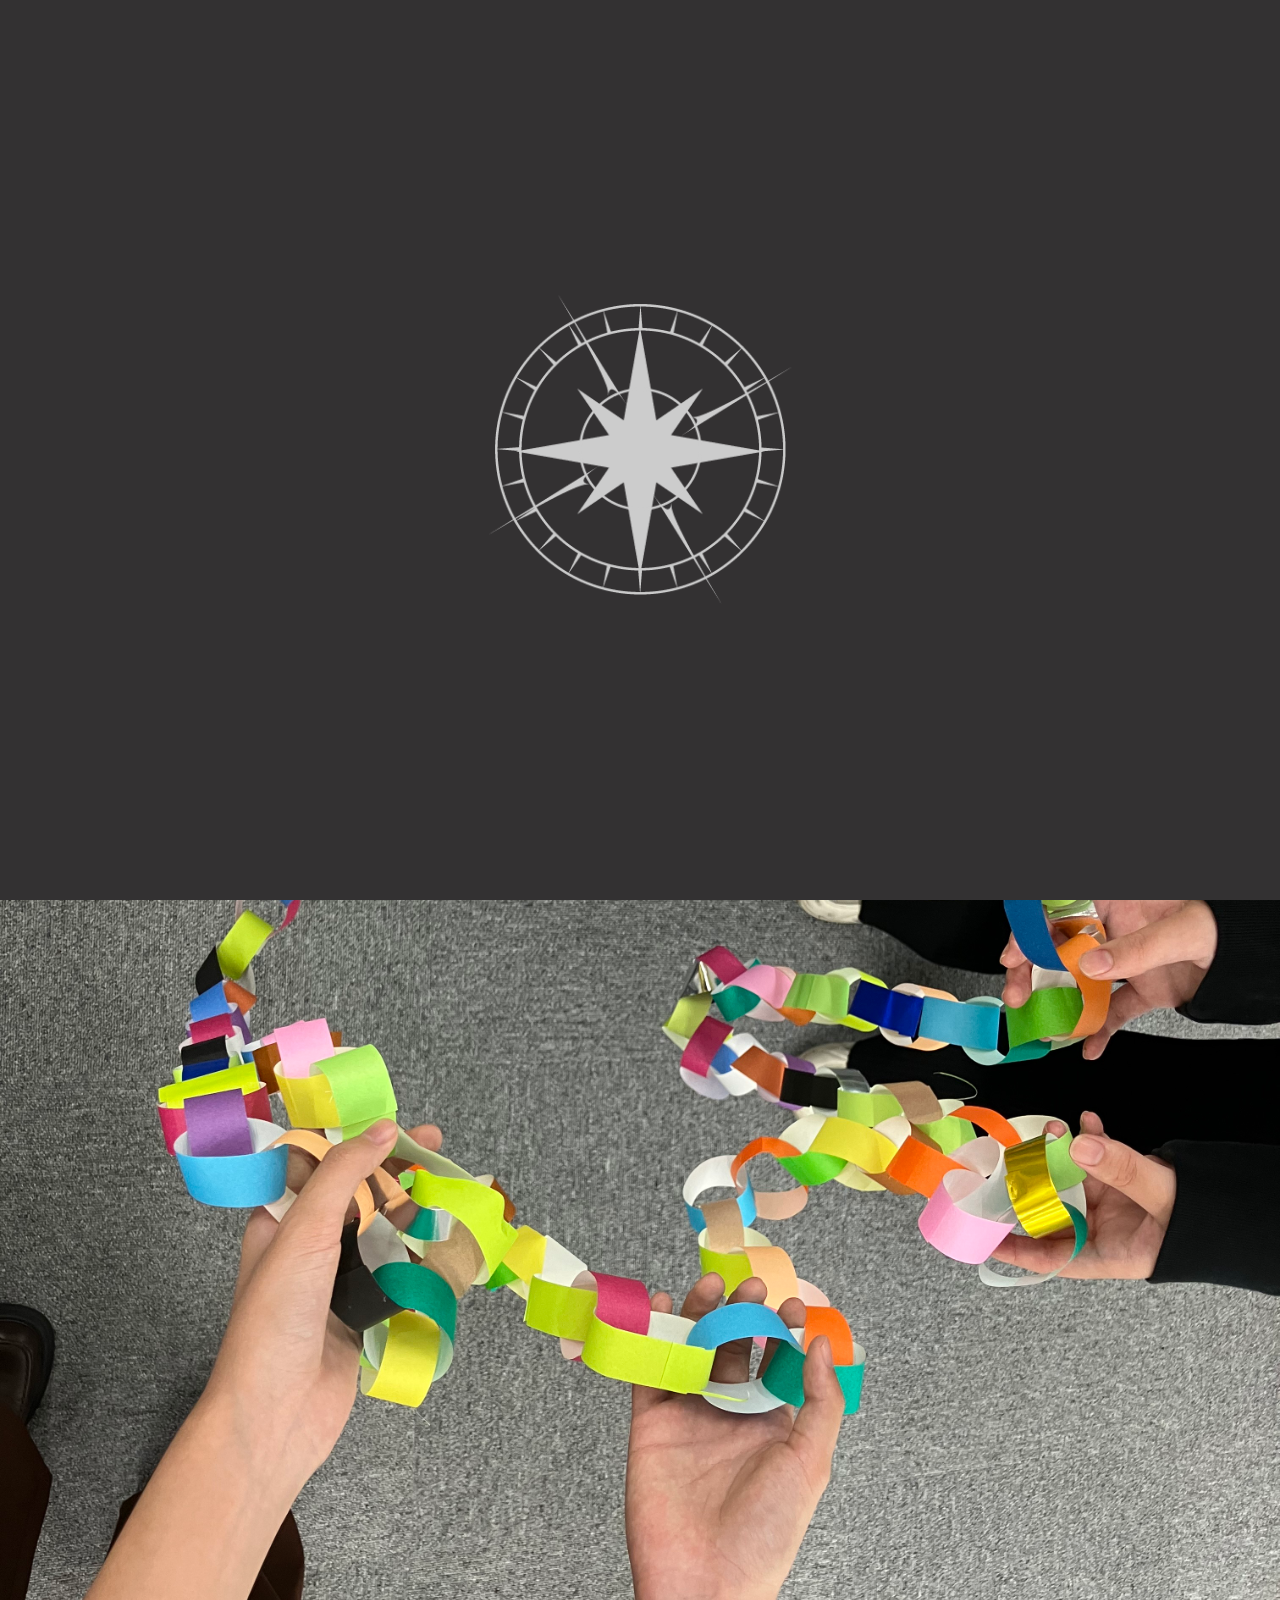
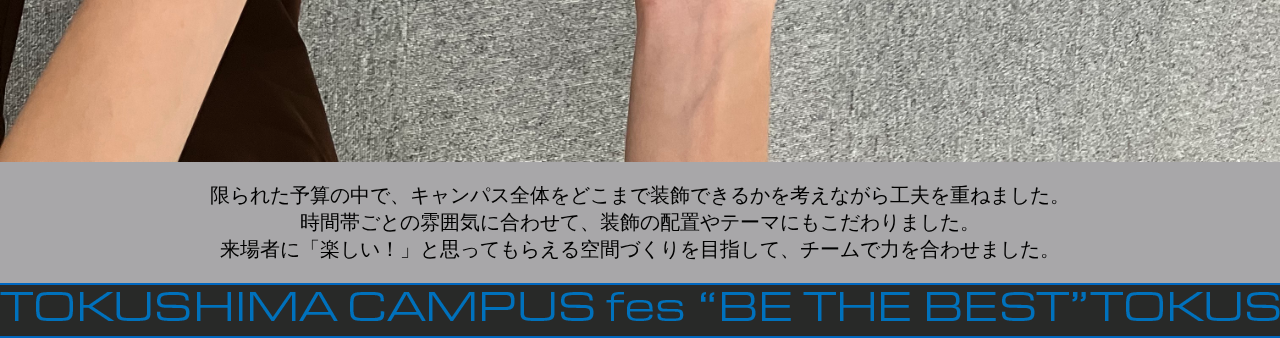
<file: Booth_decoration.html>
<!DOCTYPE html>
<html lang="ja">

<head>
    <meta charset="UTF-8">
    <meta name="viewport" content="width=device-width, initial-scale=1.0">
    <link rel="stylesheet" href="style/style.css" type="text/css">
    <link rel="stylesheet" href="splide/dist/css/splide.min.css">
    <title>N高G徳島キャンパスフェスティバル公式サイト</title>
</head>

<body>
    <div class="loading">
        <div class="loading-img">
            <div class="loading-art">
                <img src="img/clock.png">
            </div>
            <div class="loading-art2">
                <img src="img/star.png">
            </div>
        </div>
    </div>
    <div class="background">
        <div class="background-img">
            <div class="back-art">
                <img src="img/star.png">
            </div>
            <div class="back-art2">
                <img src="img/clock.png">
            </div>
        </div>
    </div>

    <section class="prV">
        <div class="tab">
            <ul>
                <li>
                    <img src="img/endless-bar.png">
                </li>
                <li>
                    <img src="img/endless-bar.png">
                </li>
            </ul>
            <ul>
                <li>
                    <img src="img/endless-bar.png">
                </li>
                <li>
                    <img src="img/endless-bar.png">
                </li>
            </ul>
        </div>
        <section class="TOP">
            <div class="main-visual">
                <img src="img/IMG_0301.jpeg">
            </div>
        </section>
        <p>限られた予算の中で、キャンパス全体をどこまで装飾できるかを考えながら工夫を重ねました。<br>時間帯ごとの雰囲気に合わせて、装飾の配置やテーマにもこだわりました。<br>来場者に「楽しい！」と思ってもらえる空間づくりを目指して、チームで力を合わせました。</p>
        <div class="tab2">
            <ul>
                <li>
                    <img src="img/endless-bar.png">
                </li>
                <li>
                    <img src="img/endless-bar.png">
                </li>
            </ul>
            <ul>
                <li>
                    <img src="img/endless-bar.png">
                </li>
                <li>
                    <img src="img/endless-bar.png">
                </li>
            </ul>
        </div>
    </section>

    <script src="js/script.js"></script>
    <script src="splide/dist/js/splide.min.js"></script>
</body>

</html>
</file>
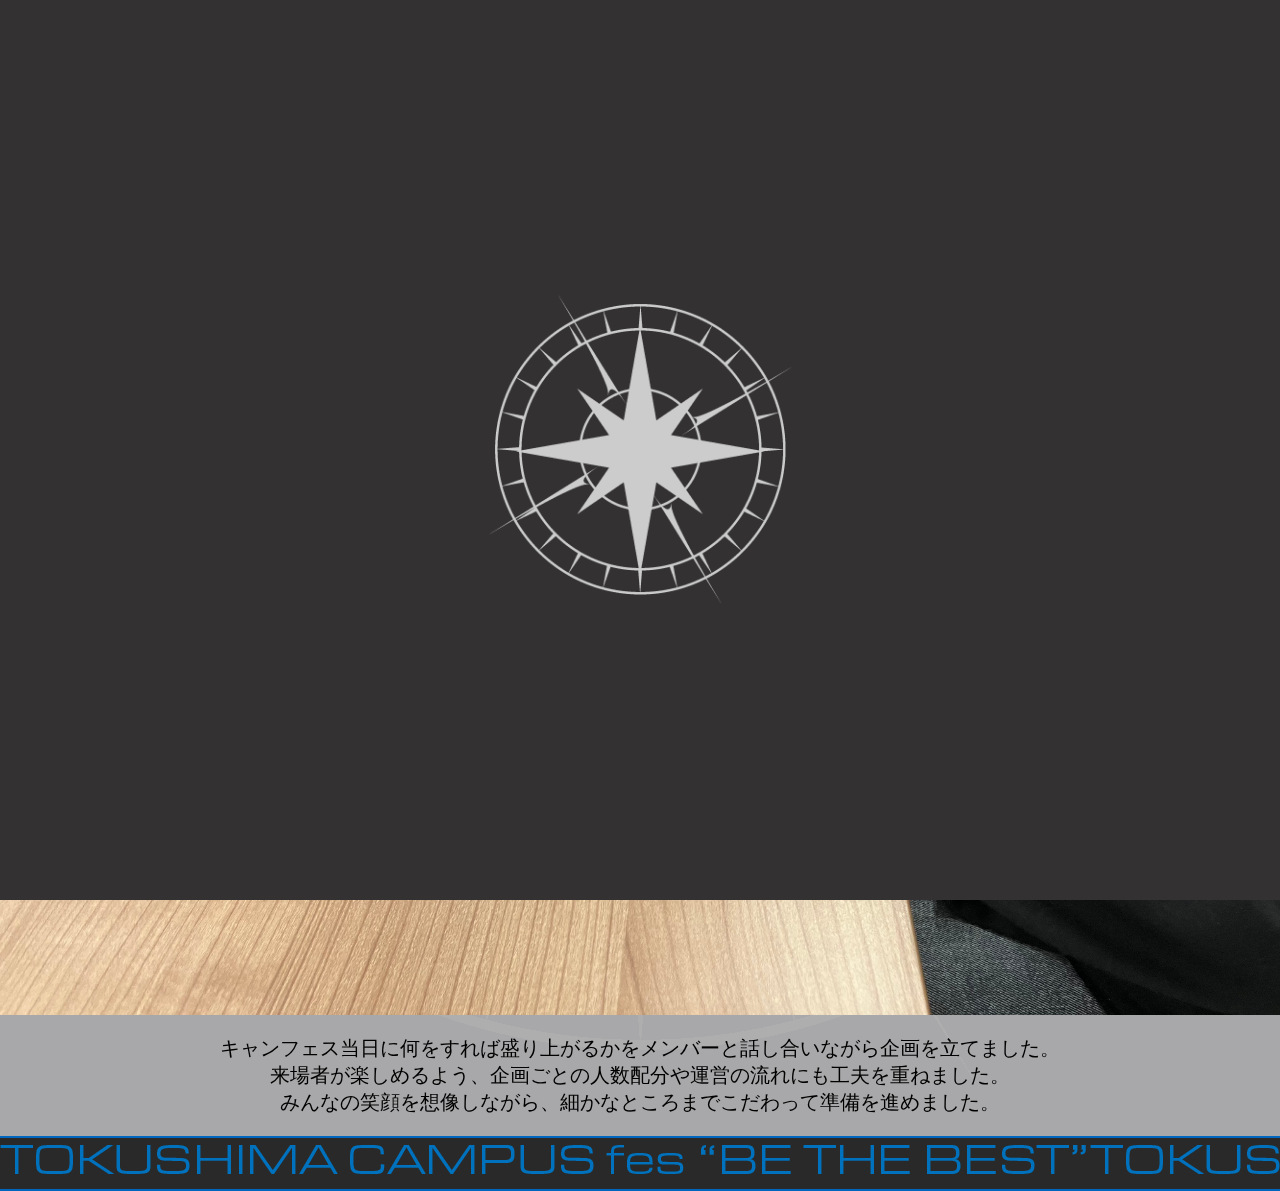
<file: Booth_eating.html>
<!DOCTYPE html>
<html lang="ja">

<head>
    <meta charset="UTF-8">
    <meta name="viewport" content="width=device-width, initial-scale=1.0">
    <link rel="stylesheet" href="style/style.css" type="text/css">
    <link rel="stylesheet" href="splide/dist/css/splide.min.css">
    <title>N高G徳島キャンパスフェスティバル公式サイト</title>
</head>

<body>
    <div class="loading">
        <div class="loading-img">
            <div class="loading-art">
                <img src="img/clock.png">
            </div>
            <div class="loading-art2">
                <img src="img/star.png">
            </div>
        </div>
    </div>
    <div class="background">
        <div class="background-img">
            <div class="back-art">
                <img src="img/star.png">
            </div>
            <div class="back-art2">
                <img src="img/clock.png">
            </div>
        </div>
    </div>


    <section class="prV">
        <div class="tab">
            <ul>
                <li>
                    <img src="img/endless-bar.png">
                </li>
                <li>
                    <img src="img/endless-bar.png">
                </li>
            </ul>
            <ul>
                <li>
                    <img src="img/endless-bar.png">
                </li>
                <li>
                    <img src="img/endless-bar.png">
                </li>
            </ul>
        </div>
        <section class="TOP">
            <div class="main-visual">
                <img src="img/IMG_0298.jpeg">
            </div>
        </section>
        <p>キャンフェス当日に何をすれば盛り上がるかをメンバーと話し合いながら企画を立てました。<br>来場者が楽しめるよう、企画ごとの人数配分や運営の流れにも工夫を重ねました。 <br>みんなの笑顔を想像しながら、細かなところまでこだわって準備を進めました。</p>
        <div class="tab2">
            <ul>
                <li>
                    <img src="img/endless-bar.png">
                </li>
                <li>
                    <img src="img/endless-bar.png">
                </li>
            </ul>
            <ul>
                <li>
                    <img src="img/endless-bar.png">
                </li>
                <li>
                    <img src="img/endless-bar.png">
                </li>
            </ul>
        </div>
    </section>

    <script src="js/script.js"></script>
    <script src="splide/dist/js/splide.min.js"></script>
</body>

</html>
</file>
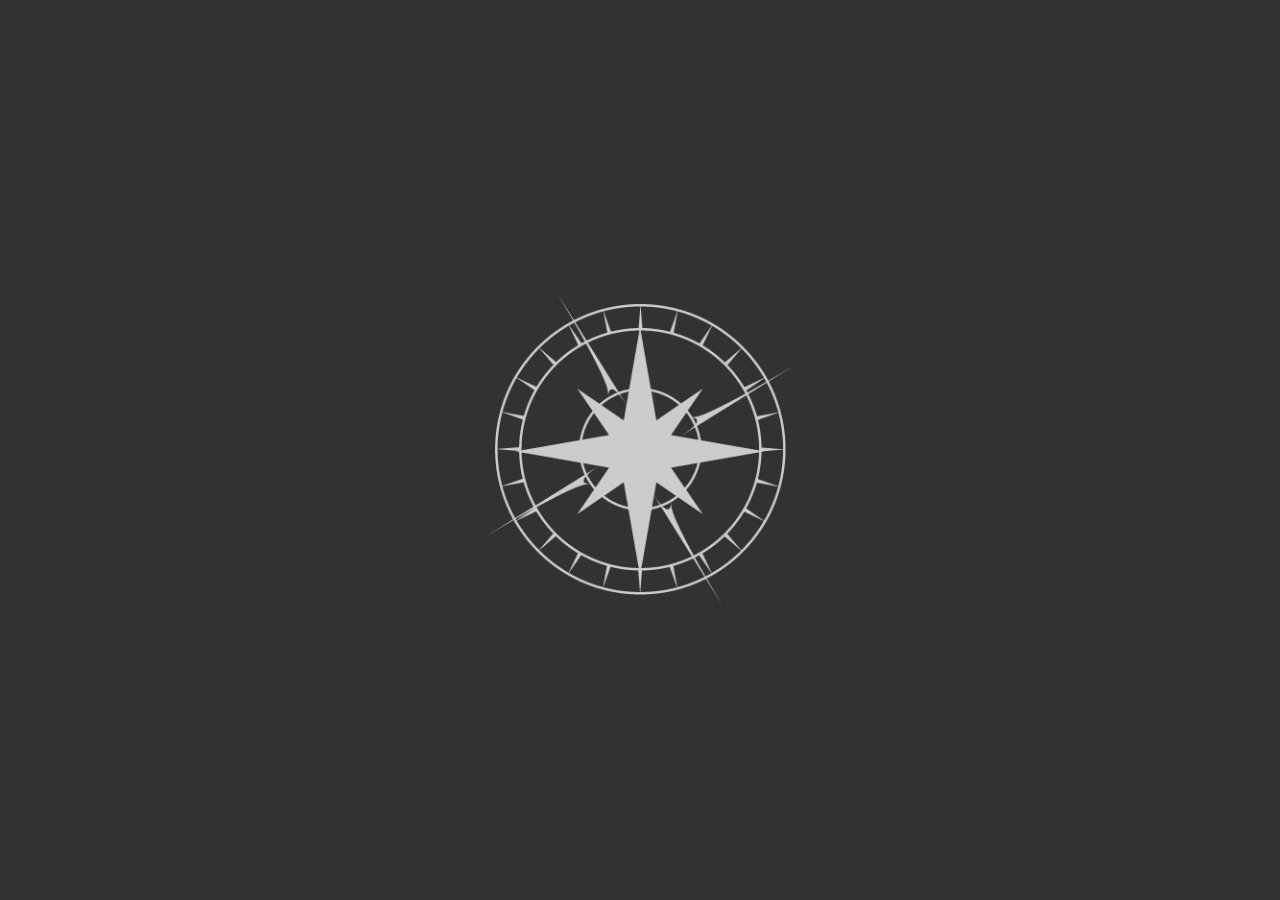
<file: Booth_website.html>
<!DOCTYPE html>
<html lang="ja">

<head>
    <meta charset="UTF-8">
    <meta name="viewport" content="width=device-width, initial-scale=1.0">
    <link rel="stylesheet" href="style/style.css" type="text/css">
    <link rel="stylesheet" href="splide/dist/css/splide.min.css">
    <title>N高G徳島キャンパスフェスティバル公式サイト</title>
</head>

<body>
    <div class="loading">
        <div class="loading-img">
            <div class="loading-art">
                <img src="img/clock.png">
            </div>
            <div class="loading-art2">
                <img src="img/star.png">
            </div>
        </div>
    </div>
    <div class="background">
        <div class="background-img">
            <div class="back-art">
                <img src="img/star.png">
            </div>
            <div class="back-art2">
                <img src="img/clock.png">
            </div>
        </div>
    </div>


    <section class="prV">
        <div class="tab">
            <ul>
                <li>
                    <img src="img/endless-bar.png">
                </li>
                <li>
                    <img src="img/endless-bar.png">
                </li>
            </ul>
            <ul>
                <li>
                    <img src="img/endless-bar.png">
                </li>
                <li>
                    <img src="img/endless-bar.png">
                </li>
            </ul>
        </div>
        <p>限られた予算の中で、キャンパス全体をどこまで装飾できるかを考えながら工夫を重ねました。<br>時間帯ごとの雰囲気に合わせて、装飾の配置やテーマにもこだわりました。<br>来場者に「楽しい！」と思ってもらえる空間づくりを目指して、チームで力を合わせました。</p>
        <div class="tab2">
            <ul>
                <li>
                    <img src="img/endless-bar.png">
                </li>
                <li>
                    <img src="img/endless-bar.png">
                </li>
            </ul>
            <ul>
                <li>
                    <img src="img/endless-bar.png">
                </li>
                <li>
                    <img src="img/endless-bar.png">
                </li>
            </ul>
        </div>
    </section>
    <script src="js/script.js"></script>
    <script src="splide/dist/js/splide.min.js"></script>
</body>

</html>
</file>
<file: style/style.css>
body{
    margin: 0;
    padding: 0;
    background-color: #333132;
    overflow-x: hidden;
}

.loading{
    position: fixed;
    z-index: 100;
    background-color: #333132;
    width: 100svw;
    height: 100svh;
    display: flex;
    justify-content: center;
    align-items: center;
}

.loading.loaded {
    animation: fadeout 2s;
    animation-fill-mode: both;
}

@keyframes fadeout{
    0%{opacity: 1;}
    100%{opacity: 0;
        visibility: hidden;
    }
}

.loading-img{
    position: relative;
    
}

.loading-art{
    position: absolute;
}

.loading-art img{
    margin: auto;
    display: block;
    width: 30%;
    animation: rotate 30s linear infinite;
}

.loading-art2 img{
    margin: auto;
    display: block;
    width: 30%;
    animation: rotate2 30s linear infinite;
}

.background{
    position: fixed;
    z-index: -10;
    width: 100svw;
    height: 100svh;
    display: flex;
    justify-content: center;
    align-items: center;
}

.background-img{
    position: relative;
}

.back-art{
    position: absolute;
}

.back-art,.back-art2{
    color: #333132;
    opacity: 0.1;
}

.back-art img{
    animation: rotate 80s linear infinite;
}

.back-art2 img{
    animation: rotate2 80s linear infinite;
}

@keyframes rotate{
    0%{transform: rotate(0deg);}
    100%{transform: rotate(360deg);}
}

@keyframes rotate2{
    0%{transform: rotate(360deg);}
    100%{transform: rotate(0deg);}
}

header{
    width: 100svw;
    height: 100svh;
    position: fixed;
    z-index: 50;
}

.header-left img,.header-right img{
    height: 100svh;
}

.header-left img{
    float: left;
}

.header-right img{
    float: right;
}


.TOP{
    position: relative;
}

.main-visual{
    width: 100svw;
    display: flex;
    justify-content: center;
}

.main-visual img{
    width: 100svw;
}

.prV{
    background-color: rgba(246,247,248,0.6);
}


.tab {
    display: flex;
    width: 100vw;
    overflow: hidden;
    background-color: #282928;
    border-top:2px solid  #0067C0;
    border-bottom: 2px solid #0067C0 ;
}

.tab ul {
    width: auto;
    height: 100%;
    margin: 0;
    padding: 0;
}

@keyframes loop {
    0% {
    transform: translateX(100%);
    }
    to {
    transform: translateX(-100%);
    }
}

@keyframes loop2 {
    0% {
    transform: translateX(0);
    }
    to {
    transform: translateX(-200%);
    }
}

.tab ul:first-child {
    animation: loop 100s -50s linear infinite;
}

.tab ul:last-child {
    animation: loop2 100s linear infinite;
}

.tab ul{
    display: flex;
}

.tab ul li{
    list-style: none;
}


/*下タブ*/

.tab2 {
    display: flex;
    width: 100vw;
    overflow: hidden;
    background-color: #282928;
    border-top:2px solid  #0067C0;
    border-bottom: 2px solid #0067C0 ;
}

.tab2 ul {
    width: auto;
    height: 100%;
    margin: 0;
    padding: 0;
}

@keyframes loop-back {
    0% {
    transform: translateX(-100%);
    }
    to {
    transform: translateX(100%);
    }
}

@keyframes loop-back2 {
    0% {
    transform: translateX(-200%);
    }
    to {
    transform: translateX(0);
    }
}

.tab2 ul:first-child {
    animation: loop-back 100s -50s linear infinite;
}

.tab2 ul:last-child {
    animation: loop-back2 100s linear infinite;
}

.tab2 ul{
    display: flex;
}

.tab2 ul li{
    list-style: none;
}
/*以上*/

.prV .Video{
    display: flex;
    justify-content: center;
    align-items: center;
}

.prV p{
    text-align: center;
    font-size: 125%;
    font-family: "游明朝", YuMincho, "Hiragino Mincho ProN W3", "ヒラギノ明朝 ProN W3", "Hiragino Mincho ProN", "HG明朝E", "MS Ｐ明朝", "MS 明朝", serif;
}

.NEWS{
    margin-top: 25%;
    background-color: rgba(246,247,248,0.6);
}

.NEWS-title img{
    width: 50%;
}

.NEWS-title{
    display: flex;
    justify-content: center;
}

.NEWS-list img{
    width: 75svw;
}

.list1,.list2{
    display: flex;
    justify-content: center;
    position: relative;
}



.NEWS-character{
    position: absolute;
    color: #282928;
    top: 50%;
    left:50%;
    transform: translateY(-50%) translateX(-50%);
}

.booth-information-title img{
    width: 100%;
}

.booth-information-title{
    display: flex;
    justify-content: center;
}

.booth-information{
    margin-top: 25%;
    background-color: rgba(246,247,248,0.6);
}

.slide_img{
    width: 100svw;
}

.splide__slide{
    position: relative;
}

.fadein-slide h4{
    text-align: center;
}

.fadein-slide{
    position: absolute;
    width: 100svw;
    background-color: rgba(246,247,248,0.6);
}



.time-table{
    width: 75%;
    margin: 0 auto;
    table-layout: fixed;
    background-color: rgba(255, 255, 255, 0.5);
}

.time-table,.time-table th,.time-table td{
    border:1px solid black;
    border-collapse: collapse;
}

.event-menu{
    position: absolute;
    
}

.event-title001{
    background-color: green;
    border-radius: 10px;
}

.event-title002{
    background-color: dodgerblue;
    border-radius: 10px;
}

.event-title003{
    background-color:teal;
    border-radius: 10px;
}

.event-title004{
    background-color: orange;
    border-radius: 10px;
}


@media (max-width:500px) {
    .prV p{
        text-align: center;
        font-size: 75%;
        font-family: "游明朝", YuMincho, "Hiragino Mincho ProN W3", "ヒラギノ明朝 ProN W3", "Hiragino Mincho ProN", "HG明朝E", "MS Ｐ明朝", "MS 明朝", serif;
    }
}
</file>
